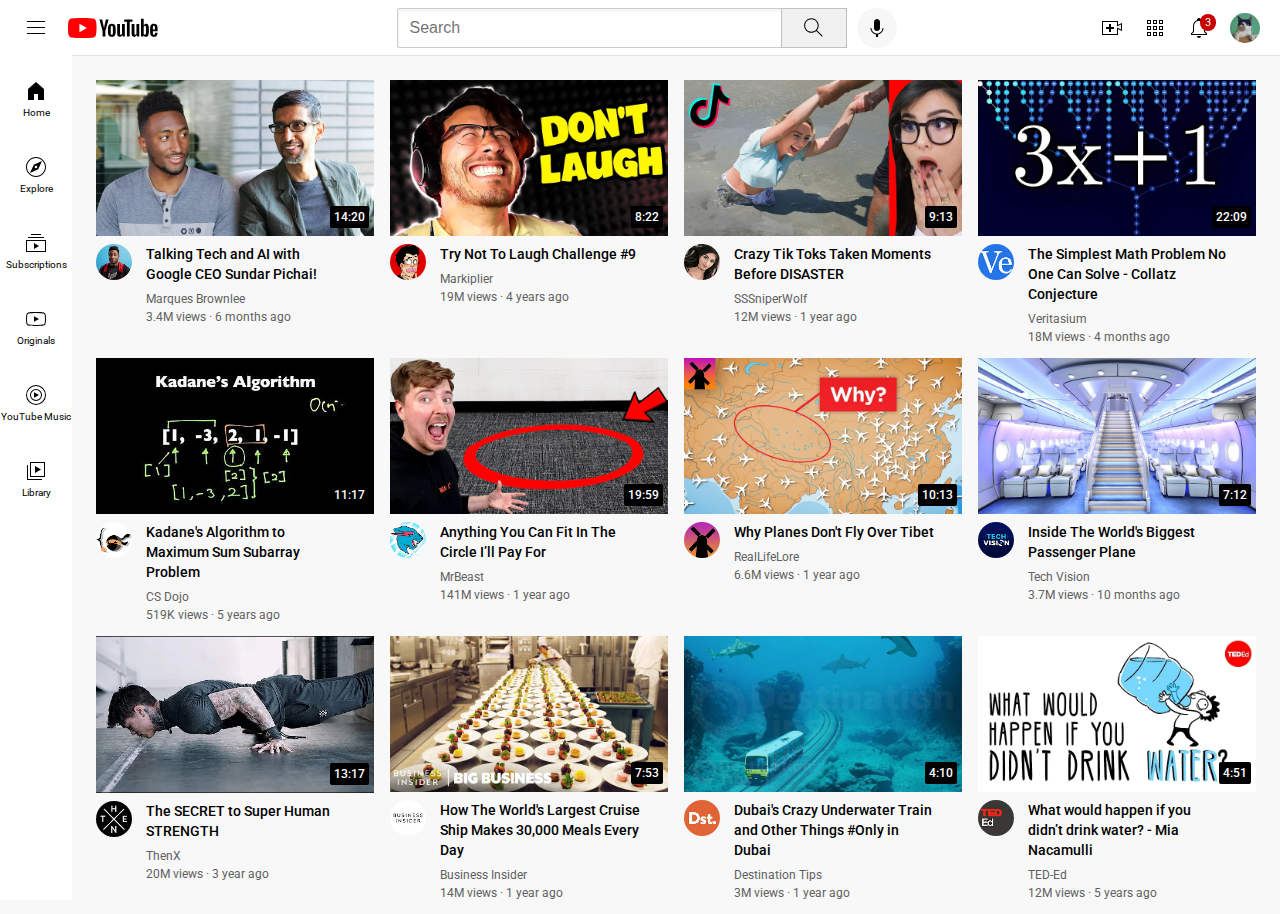
<file: index.html>
<!DOCTYPE html>
<html lang="en">

<head>
  <link rel="preconnect" href="https://fonts.googleapis.com">
  <link rel="preconnect" href="https://fonts.gstatic.com" crossorigin>
  <link href="https://fonts.googleapis.com/css2?family=Roboto:wght@400;500;700&display=swap" rel="stylesheet">

  <link rel="stylesheet" href="Styles/video.css">
  <link rel="stylesheet" href="Styles/general.css">
  <link rel="stylesheet" href="Styles/header.css">
  <link rel="stylesheet" href="Styles/Sidebar.css">
  <title>Youtube.com Clone</title>

</head>

<body>

  <header class="header">
    <div class="left-section">
      <img class="hamburger-menu" src="Icons/hamburger-menu.svg">
      <img class="youtube-logo" src="Icons/youtube-logo.svg">
    </div>
    <div class="middle-section">
      
      <input class="search-bar" type="text" placeholder="Search">
      <button class="search-button TT">
        <img class="search-icon " src="Icons/search.svg">
        <div class="tooltip">Search</div>
      </button>
      <button class="voice-search-button TT">
        <img class="voice-search-icon" src="Icons/voice-search-icon.svg">
        <div class="tooltip">Search with your voice</div>
      </button>
    </div>

    <div class="right-section">
      <div class="upload-icon-container TT">
        <img class="upload-icon" src="Icons/upload.svg">
        <div class="tooltip">Create</div>
      </div>
      <div class="youtube-apps-icon-container TT">
        <img class="youtube-apps-icon" src="Icons/youtube-apps.svg">
        <div class="tooltip">YouTube Apps</div>
      </div>
      <div class="notifications-icon-container TT">
        <img class="notification-icon" src="Icons/notifications.svg">
        <div class="tooltip">Search</div>
        <div class="notifications-count">3</div>
      </div>
      <img class="current-user-picture" src="Channel-pictures/cat.jpg">
    </div>
  </header>

  <nav class="SideBar">
    <div class="sidebar-link">
      <img src="Icons/home.svg" />
      <div>Home</div>
    </div>
    <div class="sidebar-link">
      <img src="Icons/explore.svg" />
      <div>Explore</div>
    </div>
    <div class="sidebar-link">
      <img src="Icons/subscriptions.svg" />
      <div>Subscriptions</div>
    </div>
    <div class="sidebar-link">
      <img src="Icons/originals.svg" />
      <div>Originals</div>
    </div>
    <div class="sidebar-link">
      <img src="Icons/youtube-music.svg" />
      <div>YouTube Music</div>
    </div>
    <div class="sidebar-link">
      <img src="Icons/library.svg" />
      <div>Library</div>
    </div>
  </nav>

  <main>
    <section class="video-grid">
      <div class="video-preview">
        <div class="thumbnail-row">
          <a href="https://www.youtube.com/watch?v=n2RNcPRtAiY&ab_channel=MarquesBrownlee" target="_blank">
            <img class="thumbnail" src="thumbnails/thumbnail-1.webp">
          </a>
          <div class="video-time">
            14:20
          </div>
        </div>

        <div class="video-info-grid">
          <div class="channel-picture">
            <a href="https://www.youtube.com/watch?v=n2RNcPRtAiY&ab_channel=MarquesBrownlee" target="_blank">
              <img class="profile-picture" src="Channel-pictures/channel-1.jpeg">
            </a>
          </div>
          <div class="video-info">
            <a href="https://www.youtube.com/watch?v=n2RNcPRtAiY&ab_channel=MarquesBrownlee" target="_blank">
              <p class="video-title">
                Talking Tech and AI with Google CEO Sundar Pichai!</p>
            </a>
            <p class="video-author">
              Marques Brownlee
            </p>
            <p class="video-stats">
              3.4M views &#183; 6 months ago
            </p>
          </div>
        </div>
      </div>




      <div class="video-preview">
        <div class="thumbnail-row">
          <a href="https://www.youtube.com/watch?v=mP0RAo9SKZk&ab_channel=Markiplier" target="_blank">
            <img class="thumbnail" src="thumbnails/thumbnail-2.webp">
          </a>
          <div class="video-time">
            8:22
          </div>
        </div>

        <div class="video-info-grid">
          <div class="channel-picture"><a href="https://www.youtube.com/watch?v=mP0RAo9SKZk&ab_channel=Markiplier"
              target="_blank">
              <img class="profile-picture" src="Channel-pictures/channel-2.jpeg">
            </a>
          </div>
          <div class="video-info">
            <a href="https://www.youtube.com/watch?v=mP0RAo9SKZk&ab_channel=Markiplier" target="_blank">
              <p class="video-title">
                Try Not To Laugh Challenge #9
              </p>
            </a>
            <p class="video-author">
              Markiplier
            </p>
            <p class="video-stats">
              19M views &#183; 4 years ago</p>
            </p>
          </div>
        </div>
      </div>



      <div class="video-preview">
        <div class="thumbnail-row">
          <a href="https://www.youtube.com/watch?v=FgjPQQeTh1w&ab_channel=SSSniperWolf" target="_blank">
            <img class="thumbnail" src="thumbnails/thumbnail-3.webp">
          </a>
          <div class="video-time">
            9:13
          </div>
        </div>
        <div class="video-info-grid">
          <div class="channel-picture">
            <a href="https://www.youtube.com/watch?v=FgjPQQeTh1w&ab_channel=SSSniperWolf" target="_blank">
              <img class="profile-picture" src="Channel-pictures/channel-3.jpeg">
            </a>
          </div>
          <div class="video-info">
            <a href="https://www.youtube.com/watch?v=FgjPQQeTh1w&ab_channel=SSSniperWolf" target="_blank">
              <p class="video-title">
                Crazy Tik Toks Taken Moments Before DISASTER</p>
            </a>
            <p class="video-author">
              SSSniperWolf
            </p>
            <p class="video-stats">
              12M views &#183; 1 year ago
            </p>
          </div>
        </div>
      </div>




      <div class="video-preview">
        <div class="thumbnail-row">
          <a href="https://www.youtube.com/watch?v=094y1Z2wpJg&ab_channel=Veritasium" target="_blank">
            <img class="thumbnail" src="thumbnails/thumbnail-4.webp">
          </a>
          <div class="video-time">
            22:09
          </div>
        </div>
        <div class="video-info-grid">
          <div class="channel-picture">
            <a href="https://www.youtube.com/watch?v=094y1Z2wpJg&ab_channel=Veritasium" target="_blank">
              <img class="profile-picture" src="Channel-pictures/channel-4.jpeg">
            </a>
          </div>
          <div class="video-info">
            <a href="https://www.youtube.com/watch?v=094y1Z2wpJg&ab_channel=Veritasium" target="_blank">
              <p class="video-title">
                The Simplest Math Problem No One Can Solve - Collatz Conjecture
              </p>
            </a>
            <p class="video-author">
              Veritasium
            </p>
            <p class="video-stats">
              18M views &#183; 4 months ago</p>
            </p>
          </div>
        </div>
      </div>



      <div class="video-preview">
        <div class="thumbnail-row">
          <a href="https://www.youtube.com/watch?v=86CQq3pKSUw&ab_channel=CSDojo" target="_blank">
            <img class="thumbnail" src="thumbnails/thumbnail-5.webp">
          </a>
          <div class="video-time">
            11:17
          </div>
        </div>
        <div class="video-info-grid">
          <div class="channel-picture">
            <a href="https://www.youtube.com/watch?v=86CQq3pKSUw&ab_channel=CSDojo" target="_blank">
              <img class="profile-picture" src="Channel-pictures/channel-5.jpeg">
            </a>
          </div>
          <div class="video-info">
            <a href="https://www.youtube.com/watch?v=86CQq3pKSUw&ab_channel=CSDojo" target="_blank">
              <p class="video-title">
                Kadane's Algorithm to Maximum Sum Subarray Problem</p>
            </a>
            <p class="video-author">
              CS Dojo
            </p>
            <p class="video-stats">
              519K views &#183; 5 years ago
            </p>
          </div>
        </div>
      </div>




      <div class="video-preview">
        <div class="thumbnail-row">
          <a href="https://www.youtube.com/watch?v=yXWw0_UfSFg&ab_channel=MrBeast" target="_blank">
            <img class="thumbnail" src="thumbnails/thumbnail-6.webp">
          </a>
          <div class="video-time">
            19:59
          </div>
        </div>
        <div class="video-info-grid">
          <div class="channel-picture">
            <a href="https://www.youtube.com/watch?v=yXWw0_UfSFg&ab_channel=MrBeast" target="_blank">
              <img class="profile-picture" src="Channel-pictures/channel-6.jpeg">
            </a>
          </div>
          <div class="video-info">
            <a href="https://www.youtube.com/watch?v=yXWw0_UfSFg&ab_channel=MrBeast" target="_blank">
              <p class="video-title">
                Anything You Can Fit In The Circle I&#8217;ll Pay For
              </p>
            </a>
            <p class="video-author">
              MrBeast
            </p>
            <p class="video-stats">
              141M views &#183; 1 year ago
            </p>
            </p>
          </div>
        </div>
      </div>

      <div class="video-preview">
        <div class="thumbnail-row">
          <a href="https://www.youtube.com/watch?v=fNVa1qMbF9Y" target="_blank">
            <img class="thumbnail" src="thumbnails/thumbnail-7.webp">
          </a>
          <div class="video-time">
            10:13
          </div>
        </div>

        <div class="video-info-grid">
          <div class="channel-picture">
            <a href="https://www.youtube.com/watch?v=fNVa1qMbF9Y" target="_blank">
              <img class="profile-picture" src="Channel-pictures/channel-7.jpeg">
            </a>
          </div>
          <div class="video-info">
            <a href="https://www.youtube.com/watch?v=fNVa1qMbF9Y" target="_blank">
              <p class="video-title">
                Why Planes Don't Fly Over Tibet</p>
            </a>
            <p class="video-author">
              RealLifeLore
            </p>
            <p class="video-stats">
              6.6M views &#183; 1 year ago
            </p>
          </div>
        </div>
      </div>




      <div class="video-preview">
        <div class="thumbnail-row">
          <a href="https://www.youtube.com/watch?v=lFm4EM1juls&ab_channel=TechVision" target="_blank">
            <img class="thumbnail" src="thumbnails/thumbnail-8.webp">
          </a>
          <div class="video-time">
            7:12
          </div>
        </div>

        <div class="video-info-grid">
          <div class="channel-picture">
            <a href="https://www.youtube.com/watch?v=lFm4EM1juls&ab_channel=TechVision" target="_blank">
              <img class="profile-picture" src="Channel-pictures/channel-8.jpeg">
            </a>
          </div>
          <div class="video-info">
            <a href="https://www.youtube.com/watch?v=lFm4EM1juls&ab_channel=TechVision" target="_blank">
              <p class="video-title">
                Inside The World's Biggest Passenger Plane
              </p>
            </a>
            <p class="video-author">
              Tech Vision
            </p>
            <p class="video-stats">
              3.7M views &#183; 10 months ago</p>
            </p>
          </div>
        </div>
      </div>



      <div class="video-preview">
        <div class="thumbnail-row">
          <a href="https://www.youtube.com/watch?v=ixmxOlcrlUc&ab_channel=THENX" target="_blank">
            <img class="thumbnail" src="thumbnails/thumbnail-9.webp">
          </a>
          <div class="video-time">
            13:17
          </div>
        </div>
        <div class="video-info-grid">
          <div class="channel-picture">
            <a href="https://www.youtube.com/watch?v=ixmxOlcrlUc&ab_channel=THENX" target="_blank">
              <img class="profile-picture" src="Channel-pictures/channel-9.jpeg">
            </a>
          </div>
          <div class="video-info">
            <a href="https://www.youtube.com/watch?v=ixmxOlcrlUc&ab_channel=THENX" target="_blank">
              <p class="video-title">
                The SECRET to Super Human STRENGTH</p>
            </a>
            <p class="video-author">
              ThenX
            </p>
            <p class="video-stats">
              20M views &#183; 3 year ago
            </p>
          </div>
        </div>
      </div>




      <div class="video-preview">
        <div class="thumbnail-row">
          <a href="https://www.youtube.com/watch?v=R2vXbFp5C9o&ab_channel=BusinessInsider" target="_blank">
            <img class="thumbnail" src="thumbnails/thumbnail-10.webp">
          </a>
          <div class="video-time">
            7:53
          </div>
        </div>
        <div class="video-info-grid">
          <div class="channel-picture">
            <a href="https://www.youtube.com/watch?v=R2vXbFp5C9o&ab_channel=BusinessInsider" target="_blank">
              <img class="profile-picture" src="Channel-pictures/channel-10.jpeg">
            </a>
          </div>
          <div class="video-info">
            <a href="https://www.youtube.com/watch?v=R2vXbFp5C9o&ab_channel=BusinessInsider" target="_blank">
              <p class="video-title">
                How The World's Largest Cruise Ship Makes 30,000 Meals Every Day
              </p>
            </a>
            <p class="video-author">
              Business Insider
            </p>
            <p class="video-stats">
              14M views &#183; 1 year ago</p>
            </p>
          </div>
        </div>
      </div>



      <div class="video-preview">
        <div class="thumbnail-row">
          <a href="https://www.youtube.com/watch?v=0nZuYyXET3s" target="_blank">
            <img class="thumbnail" src="thumbnails/thumbnail-11.webp">
          </a>
          <div class="video-time">
            4:10
          </div>
        </div>
        <div class="video-info-grid">
          <div class="channel-picture">
            <a href="https://www.youtube.com/watch?v=0nZuYyXET3s" target="_blank">
              <img class="profile-picture" src="Channel-pictures/channel-11.jpeg">
            </a>
          </div>
          <div class="video-info">
            <a href="https://www.youtube.com/watch?v=0nZuYyXET3s" target="_blank">
              <p class="video-title">
                Dubai's Crazy Underwater Train and Other Things #Only in Dubai
              </p>
            </a>
            <p class="video-author">
              Destination Tips
            </p>
            <p class="video-stats">
              3M views &#183; 1 year ago
            </p>
          </div>
        </div>
      </div>




      <div class="video-preview">
        <div class="thumbnail-row">
          <a href="https://www.youtube.com/watch?v=0nZuYyXET3s" target="_blank">
            <img class="thumbnail" src="thumbnails/thumbnail-12.webp">
          </a>
          <div class="video-time">
            4:51
          </div>
        </div>
        <div class="video-info-grid">
          <div class="channel-picture">
            <a href="https://www.youtube.com/watch?v=0nZuYyXET3s" target="_blank">
              <img class="profile-picture" src="Channel-pictures/channel-12.jpeg">
            </a>
          </div>
          <div class="video-info">
            <a href="https://www.youtube.com/watch?v=0nZuYyXET3s" target="_blank">
              <p class="video-title">
                What would happen if you didn&#8217;t drink water? - Mia Nacamulli
              </p>
              <a href="https://www.youtube.com/watch?v=0nZuYyXET3s" target="_blank">

                <p class="video-author">
                  TED-Ed
                </p>
                <p class="video-stats">
                  12M views &#183; 5 years ago
                </p>
                </p>
          </div>
        </div>
      </div>
    </section>
  </main>
</body>

</html>
</file>
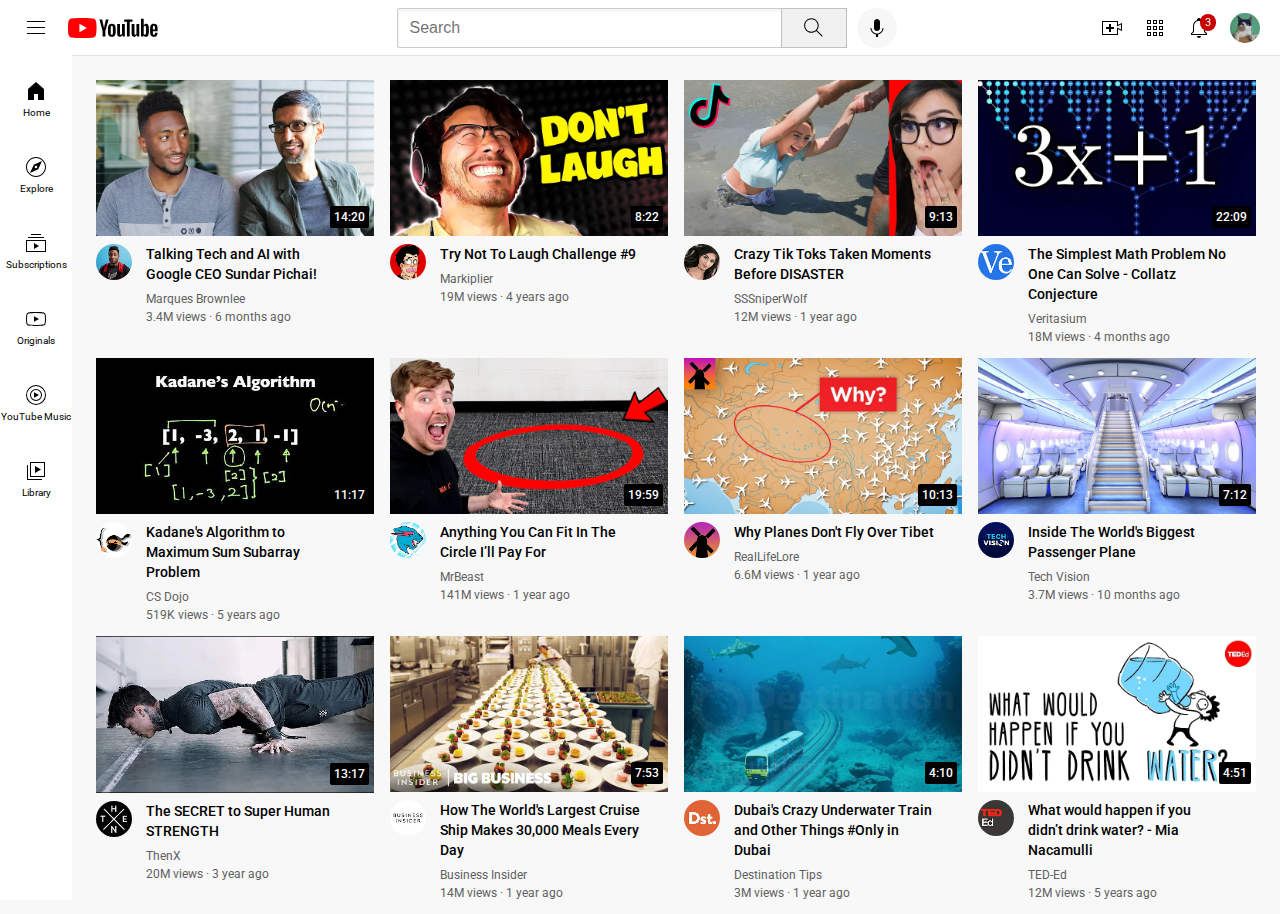
<file: youtube.html>
<!DOCTYPE html>
<html lang="en">

<head>
  <link rel="preconnect" href="https://fonts.googleapis.com">
  <link rel="preconnect" href="https://fonts.gstatic.com" crossorigin>
  <link href="https://fonts.googleapis.com/css2?family=Roboto:wght@400;500;700&display=swap" rel="stylesheet">

  <link rel="stylesheet" href="Styles/video.css">
  <link rel="stylesheet" href="Styles/general.css">
  <link rel="stylesheet" href="Styles/header.css">
  <link rel="stylesheet" href="Styles/Sidebar.css">
  <title>Youtube.com Clone</title>

</head>

<body>

  <header class="header">
    <div class="left-section">
      <img class="hamburger-menu" src="Icons/hamburger-menu.svg">
      <img class="youtube-logo" src="Icons/youtube-logo.svg">
    </div>
    <div class="middle-section">
      
      <input class="search-bar" type="text" placeholder="Search">
      <button class="search-button TT">
        <img class="search-icon " src="Icons/search.svg">
        <div class="tooltip">Search</div>
      </button>
      <button class="voice-search-button TT">
        <img class="voice-search-icon" src="Icons/voice-search-icon.svg">
        <div class="tooltip">Search with your voice</div>
      </button>
    </div>

    <div class="right-section">
      <div class="upload-icon-container TT">
        <img class="upload-icon" src="Icons/upload.svg">
        <div class="tooltip">Create</div>
      </div>
      <div class="youtube-apps-icon-container TT">
        <img class="youtube-apps-icon" src="Icons/youtube-apps.svg">
        <div class="tooltip">YouTube Apps</div>
      </div>
      <div class="notifications-icon-container TT">
        <img class="notification-icon" src="Icons/notifications.svg">
        <div class="tooltip">Search</div>
        <div class="notifications-count">3</div>
      </div>
      <img class="current-user-picture" src="Channel-pictures/cat.jpg">
    </div>
  </header>

  <nav class="SideBar">
    <div class="sidebar-link">
      <img src="Icons/home.svg" />
      <div>Home</div>
    </div>
    <div class="sidebar-link">
      <img src="Icons/explore.svg" />
      <div>Explore</div>
    </div>
    <div class="sidebar-link">
      <img src="Icons/subscriptions.svg" />
      <div>Subscriptions</div>
    </div>
    <div class="sidebar-link">
      <img src="Icons/originals.svg" />
      <div>Originals</div>
    </div>
    <div class="sidebar-link">
      <img src="Icons/youtube-music.svg" />
      <div>YouTube Music</div>
    </div>
    <div class="sidebar-link">
      <img src="Icons/library.svg" />
      <div>Library</div>
    </div>
  </nav>

  <main>
    <section class="video-grid">
      <div class="video-preview">
        <div class="thumbnail-row">
          <a href="https://www.youtube.com/watch?v=n2RNcPRtAiY&ab_channel=MarquesBrownlee" target="_blank">
            <img class="thumbnail" src="thumbnails/thumbnail-1.webp">
          </a>
          <div class="video-time">
            14:20
          </div>
        </div>

        <div class="video-info-grid">
          <div class="channel-picture">
            <a href="https://www.youtube.com/watch?v=n2RNcPRtAiY&ab_channel=MarquesBrownlee" target="_blank">
              <img class="profile-picture" src="Channel-pictures/channel-1.jpeg">
            </a>
          </div>
          <div class="video-info">
            <a href="https://www.youtube.com/watch?v=n2RNcPRtAiY&ab_channel=MarquesBrownlee" target="_blank">
              <p class="video-title">
                Talking Tech and AI with Google CEO Sundar Pichai!</p>
            </a>
            <p class="video-author">
              Marques Brownlee
            </p>
            <p class="video-stats">
              3.4M views &#183; 6 months ago
            </p>
          </div>
        </div>
      </div>




      <div class="video-preview">
        <div class="thumbnail-row">
          <a href="https://www.youtube.com/watch?v=mP0RAo9SKZk&ab_channel=Markiplier" target="_blank">
            <img class="thumbnail" src="thumbnails/thumbnail-2.webp">
          </a>
          <div class="video-time">
            8:22
          </div>
        </div>

        <div class="video-info-grid">
          <div class="channel-picture"><a href="https://www.youtube.com/watch?v=mP0RAo9SKZk&ab_channel=Markiplier"
              target="_blank">
              <img class="profile-picture" src="Channel-pictures/channel-2.jpeg">
            </a>
          </div>
          <div class="video-info">
            <a href="https://www.youtube.com/watch?v=mP0RAo9SKZk&ab_channel=Markiplier" target="_blank">
              <p class="video-title">
                Try Not To Laugh Challenge #9
              </p>
            </a>
            <p class="video-author">
              Markiplier
            </p>
            <p class="video-stats">
              19M views &#183; 4 years ago</p>
            </p>
          </div>
        </div>
      </div>



      <div class="video-preview">
        <div class="thumbnail-row">
          <a href="https://www.youtube.com/watch?v=FgjPQQeTh1w&ab_channel=SSSniperWolf" target="_blank">
            <img class="thumbnail" src="thumbnails/thumbnail-3.webp">
          </a>
          <div class="video-time">
            9:13
          </div>
        </div>
        <div class="video-info-grid">
          <div class="channel-picture">
            <a href="https://www.youtube.com/watch?v=FgjPQQeTh1w&ab_channel=SSSniperWolf" target="_blank">
              <img class="profile-picture" src="Channel-pictures/channel-3.jpeg">
            </a>
          </div>
          <div class="video-info">
            <a href="https://www.youtube.com/watch?v=FgjPQQeTh1w&ab_channel=SSSniperWolf" target="_blank">
              <p class="video-title">
                Crazy Tik Toks Taken Moments Before DISASTER</p>
            </a>
            <p class="video-author">
              SSSniperWolf
            </p>
            <p class="video-stats">
              12M views &#183; 1 year ago
            </p>
          </div>
        </div>
      </div>




      <div class="video-preview">
        <div class="thumbnail-row">
          <a href="https://www.youtube.com/watch?v=094y1Z2wpJg&ab_channel=Veritasium" target="_blank">
            <img class="thumbnail" src="thumbnails/thumbnail-4.webp">
          </a>
          <div class="video-time">
            22:09
          </div>
        </div>
        <div class="video-info-grid">
          <div class="channel-picture">
            <a href="https://www.youtube.com/watch?v=094y1Z2wpJg&ab_channel=Veritasium" target="_blank">
              <img class="profile-picture" src="Channel-pictures/channel-4.jpeg">
            </a>
          </div>
          <div class="video-info">
            <a href="https://www.youtube.com/watch?v=094y1Z2wpJg&ab_channel=Veritasium" target="_blank">
              <p class="video-title">
                The Simplest Math Problem No One Can Solve - Collatz Conjecture
              </p>
            </a>
            <p class="video-author">
              Veritasium
            </p>
            <p class="video-stats">
              18M views &#183; 4 months ago</p>
            </p>
          </div>
        </div>
      </div>



      <div class="video-preview">
        <div class="thumbnail-row">
          <a href="https://www.youtube.com/watch?v=86CQq3pKSUw&ab_channel=CSDojo" target="_blank">
            <img class="thumbnail" src="thumbnails/thumbnail-5.webp">
          </a>
          <div class="video-time">
            11:17
          </div>
        </div>
        <div class="video-info-grid">
          <div class="channel-picture">
            <a href="https://www.youtube.com/watch?v=86CQq3pKSUw&ab_channel=CSDojo" target="_blank">
              <img class="profile-picture" src="Channel-pictures/channel-5.jpeg">
            </a>
          </div>
          <div class="video-info">
            <a href="https://www.youtube.com/watch?v=86CQq3pKSUw&ab_channel=CSDojo" target="_blank">
              <p class="video-title">
                Kadane's Algorithm to Maximum Sum Subarray Problem</p>
            </a>
            <p class="video-author">
              CS Dojo
            </p>
            <p class="video-stats">
              519K views &#183; 5 years ago
            </p>
          </div>
        </div>
      </div>




      <div class="video-preview">
        <div class="thumbnail-row">
          <a href="https://www.youtube.com/watch?v=yXWw0_UfSFg&ab_channel=MrBeast" target="_blank">
            <img class="thumbnail" src="thumbnails/thumbnail-6.webp">
          </a>
          <div class="video-time">
            19:59
          </div>
        </div>
        <div class="video-info-grid">
          <div class="channel-picture">
            <a href="https://www.youtube.com/watch?v=yXWw0_UfSFg&ab_channel=MrBeast" target="_blank">
              <img class="profile-picture" src="Channel-pictures/channel-6.jpeg">
            </a>
          </div>
          <div class="video-info">
            <a href="https://www.youtube.com/watch?v=yXWw0_UfSFg&ab_channel=MrBeast" target="_blank">
              <p class="video-title">
                Anything You Can Fit In The Circle I&#8217;ll Pay For
              </p>
            </a>
            <p class="video-author">
              MrBeast
            </p>
            <p class="video-stats">
              141M views &#183; 1 year ago
            </p>
            </p>
          </div>
        </div>
      </div>

      <div class="video-preview">
        <div class="thumbnail-row">
          <a href="https://www.youtube.com/watch?v=fNVa1qMbF9Y" target="_blank">
            <img class="thumbnail" src="thumbnails/thumbnail-7.webp">
          </a>
          <div class="video-time">
            10:13
          </div>
        </div>

        <div class="video-info-grid">
          <div class="channel-picture">
            <a href="https://www.youtube.com/watch?v=fNVa1qMbF9Y" target="_blank">
              <img class="profile-picture" src="Channel-pictures/channel-7.jpeg">
            </a>
          </div>
          <div class="video-info">
            <a href="https://www.youtube.com/watch?v=fNVa1qMbF9Y" target="_blank">
              <p class="video-title">
                Why Planes Don't Fly Over Tibet</p>
            </a>
            <p class="video-author">
              RealLifeLore
            </p>
            <p class="video-stats">
              6.6M views &#183; 1 year ago
            </p>
          </div>
        </div>
      </div>




      <div class="video-preview">
        <div class="thumbnail-row">
          <a href="https://www.youtube.com/watch?v=lFm4EM1juls&ab_channel=TechVision" target="_blank">
            <img class="thumbnail" src="thumbnails/thumbnail-8.webp">
          </a>
          <div class="video-time">
            7:12
          </div>
        </div>

        <div class="video-info-grid">
          <div class="channel-picture">
            <a href="https://www.youtube.com/watch?v=lFm4EM1juls&ab_channel=TechVision" target="_blank">
              <img class="profile-picture" src="Channel-pictures/channel-8.jpeg">
            </a>
          </div>
          <div class="video-info">
            <a href="https://www.youtube.com/watch?v=lFm4EM1juls&ab_channel=TechVision" target="_blank">
              <p class="video-title">
                Inside The World's Biggest Passenger Plane
              </p>
            </a>
            <p class="video-author">
              Tech Vision
            </p>
            <p class="video-stats">
              3.7M views &#183; 10 months ago</p>
            </p>
          </div>
        </div>
      </div>



      <div class="video-preview">
        <div class="thumbnail-row">
          <a href="https://www.youtube.com/watch?v=ixmxOlcrlUc&ab_channel=THENX" target="_blank">
            <img class="thumbnail" src="thumbnails/thumbnail-9.webp">
          </a>
          <div class="video-time">
            13:17
          </div>
        </div>
        <div class="video-info-grid">
          <div class="channel-picture">
            <a href="https://www.youtube.com/watch?v=ixmxOlcrlUc&ab_channel=THENX" target="_blank">
              <img class="profile-picture" src="Channel-pictures/channel-9.jpeg">
            </a>
          </div>
          <div class="video-info">
            <a href="https://www.youtube.com/watch?v=ixmxOlcrlUc&ab_channel=THENX" target="_blank">
              <p class="video-title">
                The SECRET to Super Human STRENGTH</p>
            </a>
            <p class="video-author">
              ThenX
            </p>
            <p class="video-stats">
              20M views &#183; 3 year ago
            </p>
          </div>
        </div>
      </div>




      <div class="video-preview">
        <div class="thumbnail-row">
          <a href="https://www.youtube.com/watch?v=R2vXbFp5C9o&ab_channel=BusinessInsider" target="_blank">
            <img class="thumbnail" src="thumbnails/thumbnail-10.webp">
          </a>
          <div class="video-time">
            7:53
          </div>
        </div>
        <div class="video-info-grid">
          <div class="channel-picture">
            <a href="https://www.youtube.com/watch?v=R2vXbFp5C9o&ab_channel=BusinessInsider" target="_blank">
              <img class="profile-picture" src="Channel-pictures/channel-10.jpeg">
            </a>
          </div>
          <div class="video-info">
            <a href="https://www.youtube.com/watch?v=R2vXbFp5C9o&ab_channel=BusinessInsider" target="_blank">
              <p class="video-title">
                How The World's Largest Cruise Ship Makes 30,000 Meals Every Day
              </p>
            </a>
            <p class="video-author">
              Business Insider
            </p>
            <p class="video-stats">
              14M views &#183; 1 year ago</p>
            </p>
          </div>
        </div>
      </div>



      <div class="video-preview">
        <div class="thumbnail-row">
          <a href="https://www.youtube.com/watch?v=0nZuYyXET3s" target="_blank">
            <img class="thumbnail" src="thumbnails/thumbnail-11.webp">
          </a>
          <div class="video-time">
            4:10
          </div>
        </div>
        <div class="video-info-grid">
          <div class="channel-picture">
            <a href="https://www.youtube.com/watch?v=0nZuYyXET3s" target="_blank">
              <img class="profile-picture" src="Channel-pictures/channel-11.jpeg">
            </a>
          </div>
          <div class="video-info">
            <a href="https://www.youtube.com/watch?v=0nZuYyXET3s" target="_blank">
              <p class="video-title">
                Dubai's Crazy Underwater Train and Other Things #Only in Dubai
              </p>
            </a>
            <p class="video-author">
              Destination Tips
            </p>
            <p class="video-stats">
              3M views &#183; 1 year ago
            </p>
          </div>
        </div>
      </div>




      <div class="video-preview">
        <div class="thumbnail-row">
          <a href="https://www.youtube.com/watch?v=0nZuYyXET3s" target="_blank">
            <img class="thumbnail" src="thumbnails/thumbnail-12.webp">
          </a>
          <div class="video-time">
            4:51
          </div>
        </div>
        <div class="video-info-grid">
          <div class="channel-picture">
            <a href="https://www.youtube.com/watch?v=0nZuYyXET3s" target="_blank">
              <img class="profile-picture" src="Channel-pictures/channel-12.jpeg">
            </a>
          </div>
          <div class="video-info">
            <a href="https://www.youtube.com/watch?v=0nZuYyXET3s" target="_blank">
              <p class="video-title">
                What would happen if you didn&#8217;t drink water? - Mia Nacamulli
              </p>
              <a href="https://www.youtube.com/watch?v=0nZuYyXET3s" target="_blank">

                <p class="video-author">
                  TED-Ed
                </p>
                <p class="video-stats">
                  12M views &#183; 5 years ago
                </p>
                </p>
          </div>
        </div>
      </div>
    </section>
  </main>
</body>

</html>
</file>
<file: Styles/video.css>
a{
      text-decoration: none;
      color:inherit;
      text-wrap: nowrap;
    }
    .thumbnail {
      width: 100%;
      display: block;
    }

    
    .video-grid {
      display: grid;
      grid-template-columns: 1fr 1fr 1fr;
      column-gap: 16px;
      row-gap: 14px;
    }
   


    @media (max-width:867px){
      .video-grid{
        grid-template-columns: 1fr 1fr;
      }
    }
    @media(min-width: 1125px){
        .video-grid{
          grid-template-columns:1fr 1fr 1fr 1fr ;
        }
      }
    @media (min-width:868px) and (max-width:1124px) {
      .video-grid{
        grid-template-columns:1fr 1fr 1fr;
      }
      }
      @media (min-width:1126px) {
        .video-titles{
          font-size: 16px;
          line-height: 24px;
        }
        .video-grid{
          font-size: 14px;
        }
      }
    


    .video-title {
      margin-top: 0px;
      font-size: 14px;
      font-weight: 500;
      line-height: 20px;
      margin-bottom: 8px;
      text-wrap: wrap;
    }

    .channel-picture {
      display: inline-block;
      width: 50px;
      vertical-align: top;
    }

    .video-info {
      display: inline-block;
      width: 200px;
    }

    .profile-picture {
      border-radius: 50px;
      width: 36px;
    }

    .thumbnail-row {
      margin-bottom: 8px;
      position:relative;
    }

    .video-time{
      position: absolute;
      bottom: 8px;
      right: 5px;
      background-color: black;
      border-radius: 2px;
      color: white;
      font-size: 12px;
      font-weight: 500;
      padding: 4px;
    }

    .video-author,
    .video-stats {
      font-size: 12px;
      color: rgb(96, 96, 96);
    }

    .video-author {
      margin-bottom: 4px;
    }

    .video-info-grid {
      display: grid;
      grid-template-columns: 50px 1fr;
    }
</file>
<file: Styles/general.css>
p {
  font-family: Roboto, Arial;
  margin-top: 0px;
  margin-bottom: 0px;
}
body{
  font-family: Roboto,Arial;
  margin:0px;
  padding-top: 80px ;
  padding-left: 96px;
  padding-right: 24px;
  background-color: rgb(248,248,248);
}
</file>
<file: Styles/header.css>
.header {
  height: 55px;
  display: flex;
  flex-direction: row;
  justify-content: space-between;

  position: fixed;
  top: 0;
  left: 0;
  right: 0;
  z-index: 100;

  background-color: white;
  border-bottom-width: 1px;
  border-bottom-style: solid;
  border-bottom-color: rgb(228, 228, 228);
}

.left-section {
  display: flex;
  align-items: center;
}

.hamburger-menu {
  height: 24px;
  margin-left: 24px;
  margin-right: 20px;
}

.youtube-logo {
  height: 20px;
  width:90px;
}


.middle-section {
  display: flex;
  flex: 1;
  margin-left: 70px;
  margin-right: 35px;
  max-width: 500px;
  align-items: center;
}

.search-bar {
  flex: 1;
  height: 36px;
  width: 358px;
  margin-left: 0px;
  font-size: 16px;
  border:0.8px solid rgb(204,204,204);
  background-color: rgb(255, 255, 255);
  border-radius: 2px;
  box-shadow: inset 1px 2px 3px rgba(0, 0, 0, 0.05);
}

.search-bar::placeholder {
  font-size: 16px;
  padding-left: 10px;
}

.search-button {
  height: 40px;
  width: 66px;
  background-color: rgba(240, 240, 240);
  border-width: 1px;
  border-style: solid;
  border-color: rgb(192, 192, 192);
  margin-left: -1px;
  margin-right: 10px;
}

.TT {
  position: relative;
  display: flex;
  justify-content: center;
  align-items: center;
}

.TT .tooltip{
  position: absolute;
  background-color: gray;
  color: white;
  border-radius: 2px;
  padding: 4px 8px;
  font-size: 12px;
  bottom: -30px;
  opacity: 0;
  transition: opacity 0.15s;
  pointer-events: none;
  white-space: nowrap;

}
.TT:hover .tooltip{
  opacity: 1;
}

.search-icon {
  height: 25px;

}

.voice-search-button {
  height: 40px;
  width: 40px;
  border-radius: 20px;
  border: none;
  border-bottom-color: rgb(204, 204, 204);
  background-color: rgb(247, 247, 247);
}

.voice-search-icon {
  height: 24px;
}



.right-section {
  width: 180px;
  display: flex;
  align-items: center;
  justify-content: space-between;
  flex-shrink: 0;
}

.upload-icon {
  height: 24px;
}

.youtube-apps-icon {
  height: 24px;
}

.notification-icon {
  height: 24px;
}

.notifications-icon-container {
  position: relative;
}

.notifications-count {
  position: absolute;
  top: -2px;
  right: -5px;
  background-color: rgb(200, 0, 0);
  color: white;
  font-size: 11px;
  padding: 2px 5px;
  border-radius: 10px;
}

.current-user-picture {
  height: 30px;
  width: 30px;
  object-fit: cover;
  border-radius: 50px;
  margin-right: 20px;
}
</file>
<file: Styles/Sidebar.css>
.SideBar{
  position: fixed;
  left:0;
  bottom: 0;
  top: 55px;
  background-color: white;
  width: 72px;
  z-index: 200;
  padding-top: 5px;
}

.sidebar-link{
  height: 76px;
  display: flex;
  flex-direction:  column;
  justify-content: center;
  align-items: center;
  background: white;
  cursor: pointer; 
}
  
.sidebar-link img{
  height: 24px;
  margin-bottom: 4px;
}
.sidebar-link div{
  font-size: 10px;
}
</file>
